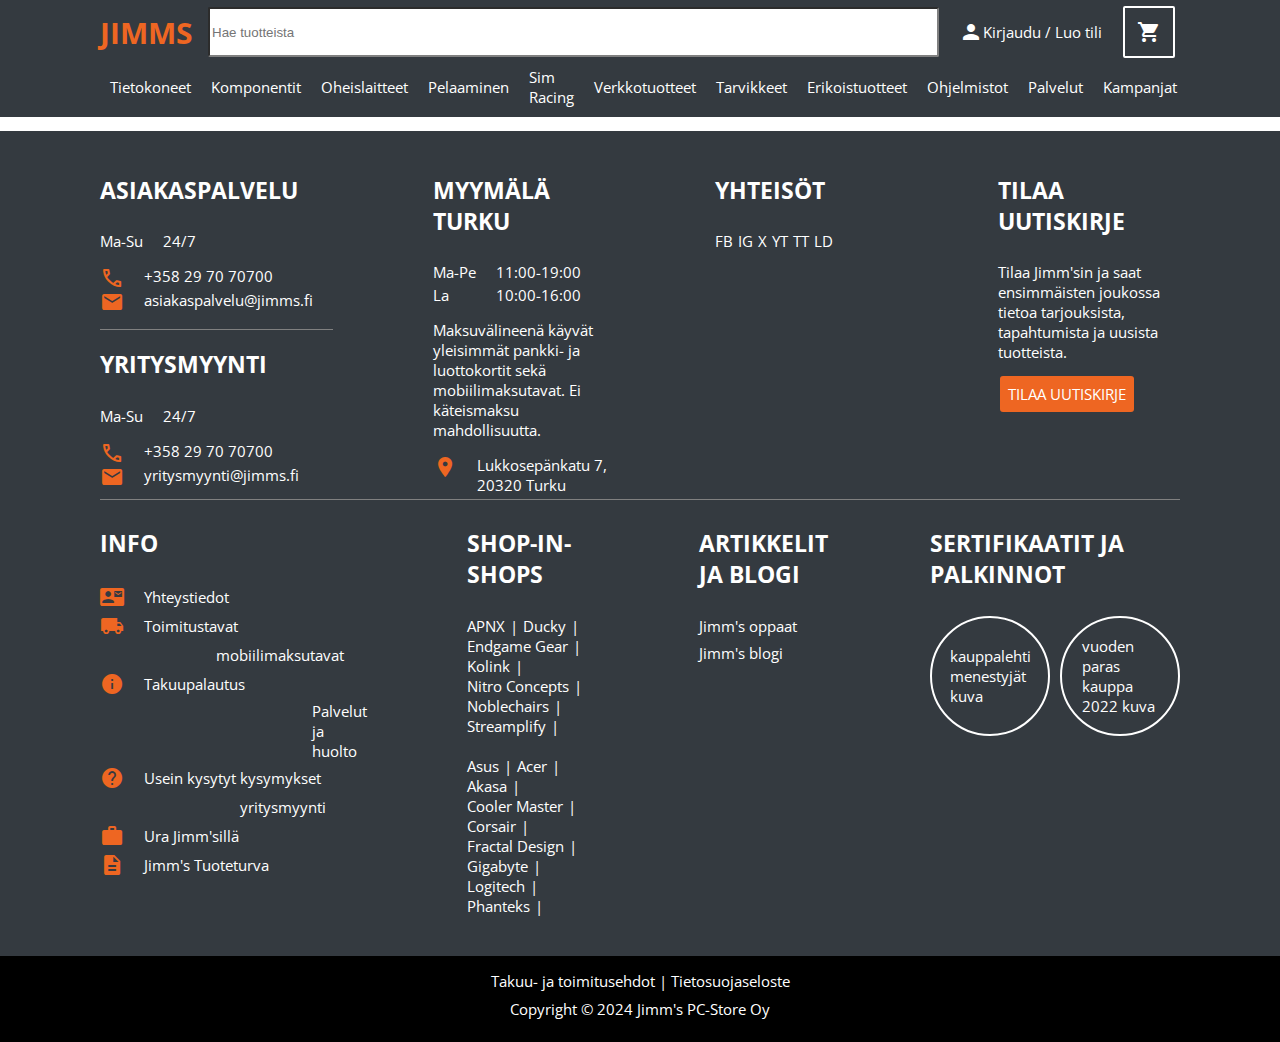
<file: projektit/html-jimms/index.html>
<html>


<head>
    <link href="index.css" rel="stylesheet" />
    <link href="https://fonts.googleapis.com/icon?family=Material+Icons" rel="stylesheet">
    <link rel="stylesheet"
        href="https://fonts.googleapis.com/css2?family=Material+Symbols+Outlined:opsz,wght,FILL,GRAD@20..48,100..700,0..1,-50..200&icon_names=call" />
    <link href="https://fonts.googleapis.com/css2?family=Material+Icons" rel="stylesheet">
    <link href="https://fonts.googleapis.com/css2?family=Material+Symbols+Outlined" rel="stylesheet">
    <link href="https://fonts.googleapis.com/css2?family=Open+Sans:ital,wght@0,300..800;1,300..800&display=swap"
        rel="stylesheet">
</head>

<body>

    <header class="sivun-yläpalkki">


        <div class="sivun-yläpalkki__toiminnot toiminnot">
            <h1 class="toiminnot__otsikko">
                <a class="toiminnot__otsikko__linkki" href="#">Jimms</a>
            </h1>
            <input class="toiminnot__haku" placeholder="Hae tuotteista" />
            <div class="toiminnot__toimet">
                <div class="toiminnot__toimet__kirjautuminen">
                    <a class="toiminnot__toimet__kirjautuminen__linkki" href="#"><span
                            class="material-icons">person</span>Kirjaudu / Luo tili</a>
                </div>
                <div class="toiminnot__toimet__ostoskori">
                    <a class="toiminnot__toimet__ostoskori__linkki" href="#"><span
                            class="material-icons">shopping_cart</span></a>
                </div>
            </div>
        </div>


        <div class="sivun-yläpalkki__kategoriat kategoriat">
            <ul class="kategoriat">
                <li class="kategoriat__kategoria">
                    <a class="kategoriat__kategoria__linkki" href="#">Tietokoneet</a>
                </li>
                <li class="kategoriat__kategoria">
                    <a class="kategoriat__kategoria__linkki" href="#">Komponentit</a>
                </li>
                <li class="kategoriat__kategoria">
                    <a class="kategoriat__kategoria__linkki" href="#">Oheislaitteet</a>
                </li>
                <li class="kategoriat__kategoria">
                    <a class="kategoriat__kategoria__linkki" href="#">Pelaaminen</a>
                </li>
                <li class="kategoriat__kategoria">
                    <a class="kategoriat__kategoria__linkki" href="#">Sim Racing</a>
                </li>
                <li class="kategoriat__kategoria">
                    <a class="kategoriat__kategoria__linkki" href="#">Verkkotuotteet</a>
                </li>
                <li class="kategoriat__kategoria">
                    <a class="kategoriat__kategoria__linkki" href="#">Tarvikkeet</a>
                </li>
                <li class="kategoriat__kategoria">
                    <a class="kategoriat__kategoria__linkki" href="#">Erikoistuotteet</a>
                </li>
                <li class="kategoriat__kategoria">
                    <a class="kategoriat__kategoria__linkki" href="#">Ohjelmistot</a>
                </li>
                <li class="kategoriat__kategoria">
                    <a class="kategoriat__kategoria__linkki" href="#">Palvelut</a>
                </li>
                <li class="kategoriat__kategoria">
                    <a class="kategoriat__kategoria__linkki" href="#">Kampanjat</a>
                </li>
            </ul>

        </div>
    </header>
    <section class="sivun-sisältö"></section>

    <footer class="sivun-alapalkki">
        <div class="sivun-alapalkki__harmaa-alue">
            <div class="sivun-alapalkki__harmaa-alue__yläosa">
                <div class="sivun-alapalkki__harmaa-alue__yläosa__osat">
                    <div class="asiakaspalvelu">
                        <h2 class="asiakaspalvelu__otsikko">ASIAKASPALVELU</h2>

                        <div class="asiakaspalvelu__aukioloajat">
                            <div class="asiakaspalvelu__aukioloajat__päivät">Ma-Su </div>
                            <div class="asiakaspalvelu__aukioloajat__avoinna">24/7</div>
                        </div>
                        <ul class="asiakaspalvelu__yhteystiedot">
                            <li class="asiakaspalvelu__yhteystiedot__yhteystieto">
                                <div class="asiakaspalvelu__yhteystiedot__yhteystieto__icon"> <span
                                        class="material-symbols-outlined">
                                        call
                                    </span></div>
                                <div class="asiakaspalvelu__yhteystiedot__yhteystieto__teksti">
                                    <a class="asiakaspalvelu__yhteystiedot__yhteystieto__teksti__linkki" href="#">+358
                                        29 70 70700</a>
                                </div>
                            </li>
                            <li class="asiakaspalvelu__yhteystiedot__yhteystieto">
                                <div class="asiakaspalvelu__yhteystiedot__yhteystieto__icon"><span
                                        class="material-icons">mail</span>

                                </div>
                                <div class="asiakaspalvelu__yhteystiedot__yhteystieto__teksti">
                                    <a class="asiakaspalvelu__yhteystiedot__yhteystieto__teksti__linkki"
                                        href="#">asiakaspalvelu@jimms.fi</a>
                                </div>
                            </li>
                        </ul>
                    </div>

                    <div class="yritysmyynti">
                        <h2 class="yritysmyynti__otsikko">YRITYSMYYNTI</h2>
                        <div class="yritysmyynti__aukioloajat">
                            <div class="yritysmyynti__aukioloajat__päivät">Ma-Su</div>
                            <div class="yritysmyynti__aukioloajat__avoinna">24/7</div>
                        </div>
                        <ul class="yritysmyynti__yhteystiedot">
                            <li class="yritysmyynti__yhteystiedot__yhteystieto">
                                <div class="yritysmyynti__yhteystiedot__yhteystieto__icon"><span
                                        class="material-symbols-outlined">
                                        call
                                    </span></div>
                                <div class="yritysmyynti__yhteystiedot__yhteystieton__teksti">
                                    <a class="yritysmyynti__yhteystiedot__yhteystieton__teksti__linkki" href="#">+358 29
                                        70 70700</a>
                                </div>
                            </li>
                            <li class="yritysmyynti__yhteystiedot__yhteystieto">
                                <div class="yritysmyynti__yhteystiedot__yhteystieto__icon"><span
                                        class="material-icons">mail</span></div>
                                <div class="yritysmyynti__yhteystiedot__yhteystieton__teksti">
                                    <a class="yritysmyynti__yhteystiedot__yhteystieton__teksti__linkki"
                                        href="#">yritysmyynti@jimms.fi</a>
                                </div>
                            </li>
                        </ul>
                    </div>
                </div>

                <div class="myymälä-turku">
                    <h2 class="myymälä-turku__otsikko">MYYMÄLÄ TURKU</h2>
                    <ul class="myymälä-turku__aukioloajat">
                        <li class="myymälä-turku__aukioloajat__viikonpäivät">
                            <div class="myymälä-turku__aukioloajat__viikonpäivät__päivät">Ma-Pe</div>
                            <div class="myymälä-turku__aukioloajat__viikonpäivät__avoinna">11:00-19:00</div>
                        </li>
                        <li class="myymälä-turku__aukioloajat__viikonloppu">
                            <div class="myymälä-turku__aukioloajat__viikonloppu__päivät">La</div>
                            <div class="myymälä-turku__aukioloajat__viikonloppu__avoinna">10:00-16:00</div>
                        </li>
                    </ul>
                    <div class="myymälä-turku__teksti">Maksuvälineenä käyvät yleisimmät pankki- ja luottokortit sekä
                        mobiilimaksutavat.
                        Ei
                        käteismaksu
                        mahdollisuutta.
                    </div>
                    <ul class="myymälä-turku__osoitteet">
                        <li class="myymälä-turku__osoitteet__osoite">
                            <div class="myymälä-turku__osoitteet__osoite__icon"><span
                                    class="material-icons">location_on</span></div>
                            <div class="myymälä-turku__osoitteet__osoite__teksti">
                                <a class="myymälä-turku__osoitteet__osoite__teksti__linkki" href="#">Lukkosepänkatu 7,
                                    20320 Turku</a>
                            </div>
                        </li>
                    </ul>
                </div>

                <div class="yhteisöt">
                    <h2 class="yhteisöt__otsikko">YHTEISÖT</h2>
                    <div class="yhteisöt__media">
                        <ul class="yhteisöt__media__sosiaalisetmediat mediat">
                            <li class="mediat__media">
                                <a class="mediat__media__linkki" href="#">FB</a>
                            </li>
                            <li class="mediat__media">
                                <a class="mediat__media__linkki" href="#">IG</a>
                            </li>
                            <li class="mediat__media">
                                <a class="mediat__media__linkki" href="#">X</a>
                            </li>
                            <li class="mediat__media">
                                <a class="mediat__media__linkki" href="#">YT</a>
                            </li>
                            <li class="mediat__media">
                                <a class="mediat__media__linkki" href="#">TT</a>
                            </li>
                            <li class="mediat__media">
                                <a class="mediat__media__linkki" href="#">LD</a>
                            </li>
                        </ul>
                    </div>
                </div>

                <div class="tilaa-uutiskirje">
                    <h2 class="tilaa-uutiskirje__otsikko">TILAA UUTISKIRJE</h2>
                    <div class="tilaa-uutiskirje__teksti">Tilaa Jimm'sin ja saat ensimmäisten joukossa tietoa
                        tarjouksista, tapahtumista ja
                        uusista
                        tuotteista.</div>

                    <a class="tilaa-uutiskirje__linkki" href="#">TILAA UUTISKIRJE</a>
                </div>
            </div>


            <div class="sivun-alapalkki__harmaa-alue__alaosa">
                <div class="info">
                    <h2 class="info__otsikko">INFO</h2>
                    <ul class="info__linkit">
                        <li class="info__linkit__linkki">
                            <div class="info__linkit__linkki__teksti">
                                <div class="info__linkit__linkki__yhteystiedot-icon"><span
                                        class="material-icons">contact_mail</span> </div>

                                <a class="info__linkit__linkki__yhteystiedot-linkki" href="#">Yhteystiedot</a>

                            </div>

                        </li>
                        <li class="info__linkit__linkki">
                            <div class="info__linkit__linkki__teksti">
                                <div class="info__linkit__linkki__posti-icon"><span
                                        class="material-icons">local_shipping</span> </div>

                                <a class="info__linkit__linkki__posti-linkki" href="#">Toimitustavat</a>

                            </div>
                        </li>
                        <li class="info__linkit__linkki">
                            <div class="info__linkit__linkki__teksti">
                                <div class="info__linkit__linkki__euro-icon"><span class="material-icons">euro</span>
                                </div>
                                <a class="info__linkit__linkki__mobiili-linkki" href="#">mobiilimaksutavat</a>

                            </div>

                        </li>
                        <li class="info__linkit__linkki">
                            <div class="info__linkit__linkki__teksti">
                                <div class="info__linkit__linkki__joku-icon"><span class="material-icons">info</span>
                                </div>
                                <a class="info__linkit__linkki__takuupalautus-linkki" href="#">Takuupalautus</a>

                            </div>
                        </li>
                        <li class="info__linkit__linkki">
                            <div class="info__linkit__linkki__teksti">
                                <div class="info__linkit__linkki__vasara-icon"><span
                                        class="material-icons">handyman</span> </div>
                                <a class="info__linkit__linkki__palvelut-linkki" href="#">Palvelut ja huolto</a>

                            </div>

                        </li>
                        <li class="info__linkit__linkki">
                            <div class="info__linkit__linkki__teksti">
                                <div class="info__linkit__linkki__kysymys-icon"><span class="material-icons">help</span>
                                </div>
                                <a class="info__linkit__linkki__kysymykset-linkki" href="#">Usein kysytyt
                                    kysymykset</a>

                            </div>

                        </li>
                        <li class="info__linkit__linkki">
                            <div class="info__linkit__linkki__teksti">
                                <div class="info__linkit__linkki__talo-icon"><span class="material-icons">house</span>
                                </div>
                                <a class="info__linkit__linkki__yritysmyynti-linkki" href="#">yritysmyynti</a>

                            </div>

                        </li>
                        <li class="info__linkit__linkki">
                            <div class="info__linkit__linkki__teksti">
                                <div class="info__linkit__linkki__salkku-icon"><span class="material-icons">work</span>
                                </div>
                                <a class="info__linkit__linkki__ura-linkki" href="#">Ura Jimm'sillä</a>

                            </div>

                        </li>

                        <li class="info__linkit__linkki">
                            <div class="info__linkit__linkki__teksti">
                                <div class="info__linkit__linkki__note-icon"><span
                                        class="material-icons">description</span></div>
                                <a class="info__linkit__linkki__tuoteturva-linkki" href="#">Jimm's Tuoteturva</a>
                            </div>

                        </li>
                    </ul>

                </div>

                <div class="shop-in-shops">
                    <h2 class="shop-in-shops__otsikko">SHOP-IN-SHOPS</h2>
                    <ul class="shop-in-shops__tuotemerkit tuotemerkit ">
                        <li class="tuotemerkit__tuotemerkki"> <a class="tuotemerkit__tuotemerkki__linkki"
                                href="#">APNX</a></li>
                        <li class="tuotemerkit__tuotemerkki"> <a class="tuotemerkit__tuotemerkki__linkki"
                                href="#">Ducky</a></li>
                        <li class="tuotemerkit__tuotemerkki"> <a class="tuotemerkit__tuotemerkki__linkki"
                                href="#">Endgame Gear</a></li>
                        <li class="tuotemerkit__tuotemerkki"> <a class="tuotemerkit__tuotemerkki__linkki"
                                href="#">Kolink</a></li>
                        <li class="tuotemerkit__tuotemerkki"> <a class="tuotemerkit__tuotemerkki__linkki" href="#">Nitro
                                Concepts</a></li>
                        <li class="tuotemerkit__tuotemerkki"> <a class="tuotemerkit__tuotemerkki__linkki"
                                href="#">Noblechairs</a></li>
                        <li class="tuotemerkit__tuotemerkki"> <a class="tuotemerkit__tuotemerkki__linkki"
                                href="#">Streamplify</a></li>
                    </ul>
                    <ul class="shop-in-shops__tuotemerkit tuotemerkit">
                        <li class="tuotemerkit__tuotemerkki"> <a class="tuotemerkit__tuotemerkki__linkki"
                                href="#">Asus</a></li>
                        <li class="tuotemerkit__tuotemerkki"> <a class="tuotemerkit__tuotemerkki__linkki"
                                href="#">Acer</a></li>
                        <li class="tuotemerkit__tuotemerkki"> <a class="tuotemerkit__tuotemerkki__linkki"
                                href="#">Akasa</a></li>
                        <li class="tuotemerkit__tuotemerkki"> <a class="tuotemerkit__tuotemerkki__linkki"
                                href="#">Cooler Master</a></li>
                        <li class="tuotemerkit__tuotemerkki"> <a class="tuotemerkit__tuotemerkki__linkki"
                                href="#">Corsair</a></li>
                        <li class="tuotemerkit__tuotemerkki"> <a class="tuotemerkit__tuotemerkki__linkki"
                                href="#">Fractal Design</a></li>
                        <li class="tuotemerkit__tuotemerkki"> <a class="tuotemerkit__tuotemerkki__linkki"
                                href="#">Gigabyte</a></li>
                        <li class="tuotemerkit__tuotemerkki"> <a class="tuotemerkit__tuotemerkki__linkki"
                                href="#">Logitech</a></li>
                        <li class="tuotemerkit__tuotemerkki"> <a class="tuotemerkit__tuotemerkki__linkki"
                                href="#">Phanteks</a></li>
                    </ul>
                </div>

                <div class="artikkelitjablogi">

                    <h2 class="artikkelitjablogi__otsikko">ARTIKKELIT JA BLOGI</h2>
                    <div class="artikkelitjablogi__opas"> <a class="artikkelitjablogi__opas__linkki" href="#">Jimm's
                            oppaat</a></div>
                    <div class="artikkelitjablogi__blogi"> <a class="artikkelitjablogi__blogi__linkki" href="#">Jimm's
                            blogi </a></div>
                </div>


                <div class="sertifikaatitjapalkinnot">
                    <h2 class="sertifikaatitjapalkinnot__otsikko">SERTIFIKAATIT JA PALKINNOT</h2>
                    <div class="sertifikaatitjapalkinnot__saavutukset">

                        <div class="sertifikaatitjapalkinnot__saavutukset__kuva">kauppalehti menestyjät kuva</div>
                        <div class="sertifikaatitjapalkinnot__saavutukset__kuva2">vuoden paras kauppa 2022 kuva</div>

                    </div>
                </div>
            </div>
        </div>

        <div class="Sivun-alapalkki__musta-alue">
            <div class="Sivun-alapalkki__musta-alue__teksti"><a class="Sivun-alapalkki__musta-alue__teksti__linkki"
                    href="#">Takuu- ja toimitusehdot | Tietosuojaseloste</a>
            </div>
            <div class="Sivun-alapalkki__musta-alue__teksti">Copyright © 2024 Jimm's PC-Store Oy</div>
        </div>
    </footer>



</body>

</html>
</file>
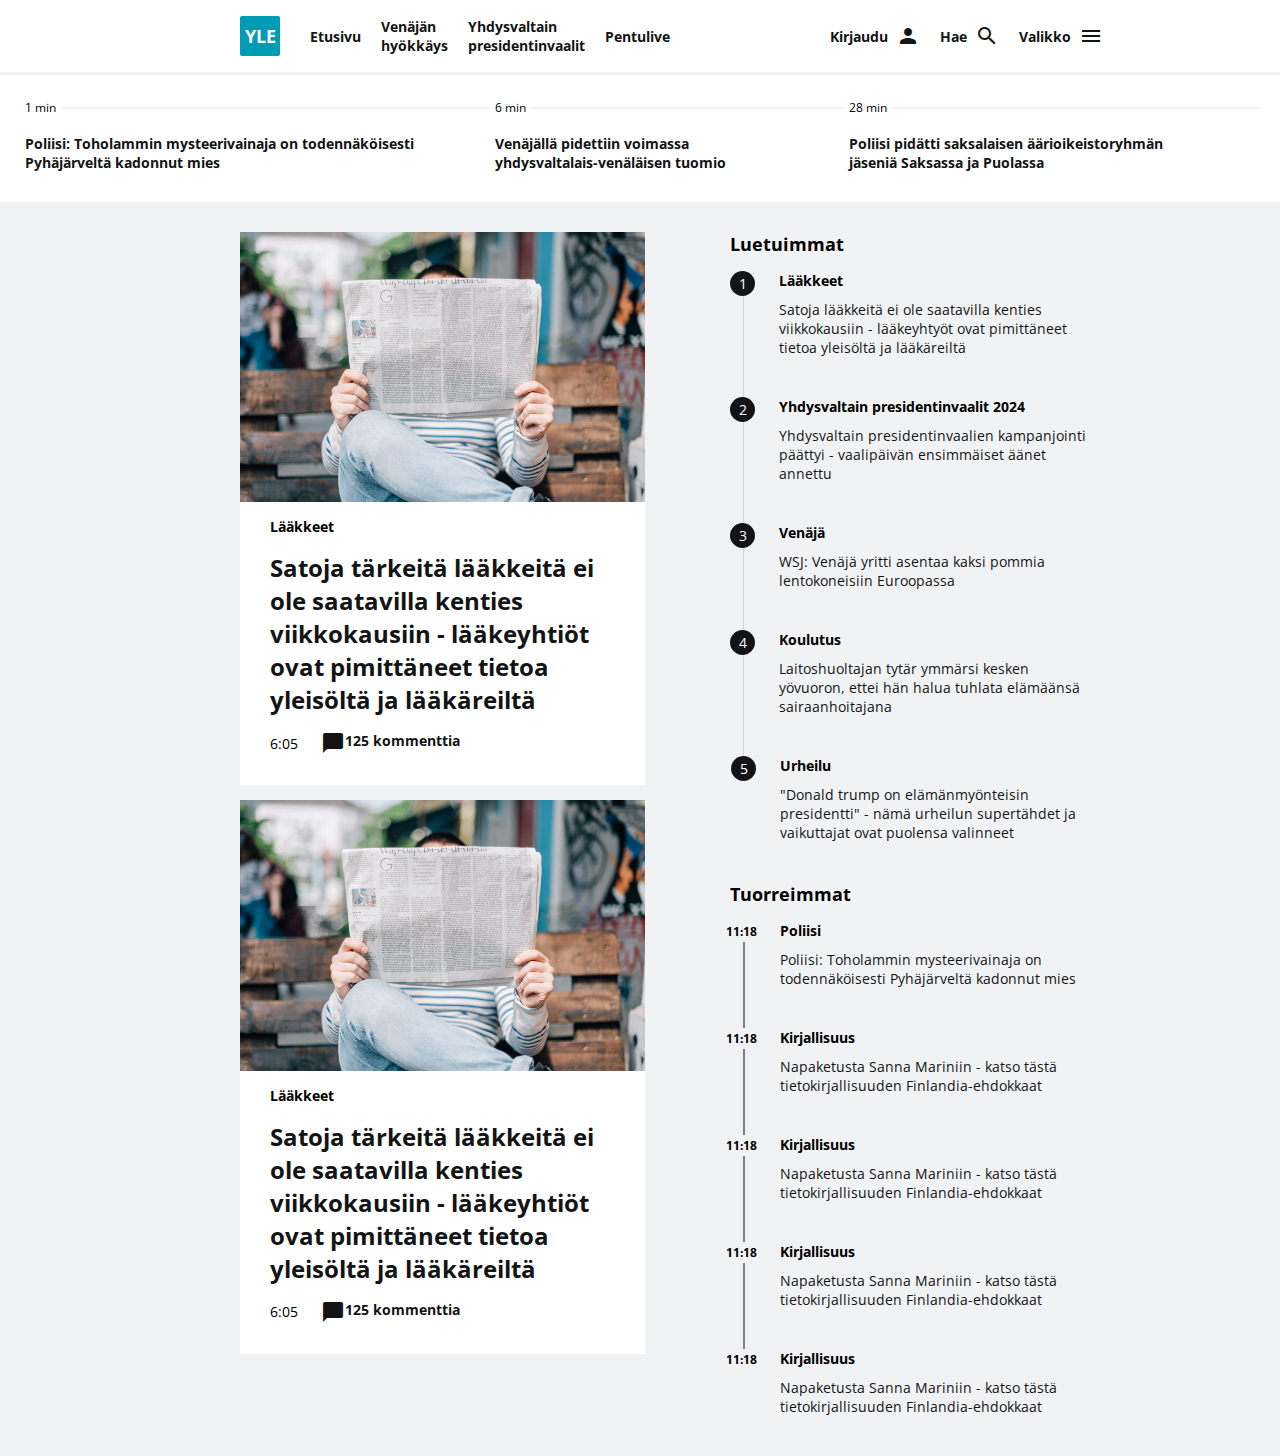
<file: projektit/html-yle/index.html>
<html>

<head>
    <link href="index.css" rel="stylesheet" />
    <link href="https://fonts.googleapis.com/icon?family=Material+Icons" rel="stylesheet">
    <link href="https://fonts.googleapis.com/css2?family=Open+Sans:ital,wght@0,300..800;1,300..800&display=swap"
        rel="stylesheet">


</head>

<body>
    <header class="sivun-yläpalkki">
        
        <div class="sivun-yläpalkki__toiminnot toiminnot">
            <h1 class="toiminnot__otsikko">
                <a class="toiminnot__otsikko__linkki" href="#">YLE</a>
            </h1>
            <ul class="toiminnot__toimet">
                <li class="toiminnot__toimet__etusivu">
                    <a class="toiminnot__toimet__etusivu__linkki" href="#">Etusivu</a>
                </li>
                <li class="toiminnot__toimet__venäjän-hyökkäys">
                    <a class="toiminnot__toimet__venäjän-hyökkäys__linkki" href="#">Venäjän hyökkäys</a>
                </li>
                <li class="toiminnot__toimet__yhdyvaltain-presidentinvaalit">
                    <a class="toiminnot__toimet__yhdyvaltain-presidentinvaalit__linkki" href="#">Yhdysvaltain
                        presidentinvaalit</a>
                </li>
                <li class="toiminnot__toimet__pentulive">
                    <a class="toiminnot__toimet__pentulive__linkki" href="#">Pentulive</a>
                </li>
            </ul>
            <ul class="toiminnot__toimet2">

                <li class="toiminnot__toimet2__kirjaudu">
                    <a class="toiminnot__toimet2__kirjaudu__linkki" href="#">Kirjaudu <span
                            class="material-icons">person</span></a>
                </li>
                <li class="toiminnot__toimet2__hae">
                    <a class="toiminnot__toimet2__hae__linkki" href="#">Hae <span class="material-icons">search</span>
                    </a>
                </li>
                <li class="toiminnot__toimet2__valikko">
                    <a class="toiminnot__toimet2__valikko__linkki" href="#">Valikko <span
                            class="material-icons">menu</span></a>
                </li>
            </ul>


        </div>
    </header>
    <section class="sivun-sisältö">
        <div class="sivun-sisältö__uusimmat">
            <ul class="sivun-sisältö__uusimmat__uutiset uusimmat-uutiset">

                <li class="uusimmat-uutiset__uutinen">
                    <div class="uusimmat-uutiset__uutinen__aika">1 min</div>
                    <a class="uusimmat-uutiset__uutinen__otsikko" href="#">Poliisi: Toholammin mysteerivainaja on
                        todennäköisesti Pyhäjärveltä kadonnut mies</a>

                </li>

                <li class="uusimmat-uutiset__uutinen">
                    <div class="uusimmat-uutiset__uutinen__aika">6 min</div>
                    <a class="uusimmat-uutiset__uutinen__otsikko" href="#">Venäjällä pidettiin voimassa
                        yhdysvaltalais-venäläisen tuomio</a>
                </li>

                <li class="uusimmat-uutiset__uutinen">
                    <div class="uusimmat-uutiset__uutinen__aika">28 min</div>
                    <a class="uusimmat-uutiset__uutinen__otsikko" href="#">Poliisi pidätti saksalaisen
                        äärioikeistoryhmän jäseniä Saksassa ja Puolassa</a>
                </li>
            </ul>
        </div>
        <div class="sivun-sisältö__uutiset">
            <ul class="sivun-sisältö__uutiset__tärkeät tärkeät-uutiset">
                <li class="tärkeät-uutiset__uutinen">
                    <div class="tärkeät-uutiset__uutinen__sisältö">
                        <div class="tärkeät-uutiset__uutinen__sisältö__kuva">
                            <a class="tärkeät-uutiset__uutinen__sisältö__kuva__linkki" href="#">
                                <img class="tärkeät-uutiset__uutinen__sisältö__kuva__kuva" src="uutinen.jpg" alt="uutinen">
                            </a>
                        </div>
                        <div class="tärkeät-uutiset__uutinen__sisältö__aihe">Lääkkeet</div>
                        <div class="tärkeät-uutiset__uutinen__sisältö__otsikko">
                            <a class="tärkeät-uutiset__uutinen__sisältö__otsikko__linkki" href="#">Satoja tärkeitä
                                lääkkeitä ei ole saatavilla kenties viikkokausiin - lääkeyhtiöt ovat pimittäneet tietoa
                                yleisöltä ja lääkäreiltä</a>

                        </div>
                        <div class="tärkeät-uutiset__uutinen__sisältö__tietoa">
                            <div class="tärkeät-uutiset__uutinen__sisältö__tietoa__aika">6:05</div>
                            <a class="tärkeät-uutiset__uutinen__sisältö__tietoa__linkki" href="#">
                                <span class="material-icons">chat_bubble</span> 125 kommenttia
                            </a>
                        </div>
                    </div>


                </li>
                <li class="tärkeät-uutiset__uutinen">

                    <div class="tärkeät-uutiset__uutinen__sisältö">
                        <div class="tärkeät-uutiset__uutinen__sisältö__kuva">
                            <a class="tärkeät-uutiset__uutinen__sisältö__kuva__linkki" href="#">
                                <img class="tärkeät-uutiset__uutinen__sisältö__kuva__kuva" src="uutinen.jpg" alt="uutinen">
                            </a>
                        </div>
                        <div class="tärkeät-uutiset__uutinen__sisältö__aihe">Lääkkeet</div>
                        <div class="tärkeät-uutiset__uutinen__sisältö__otsikko">
                            <a class="tärkeät-uutiset__uutinen__sisältö__otsikko__linkki" href="#">Satoja tärkeitä
                                lääkkeitä ei ole saatavilla kenties viikkokausiin - lääkeyhtiöt ovat pimittäneet tietoa
                                yleisöltä ja lääkäreiltä</a>

                        </div>
                        <div class="tärkeät-uutiset__uutinen__sisältö__tietoa">
                            <div class="tärkeät-uutiset__uutinen__sisältö__tietoa__aika">6:05</div>
                            <a class="tärkeät-uutiset__uutinen__sisältö__tietoa__linkki" href="#">
                                <span class="material-icons">chat_bubble</span> 125 kommenttia
                            </a>
                        </div>
                    </div>
                </li>

            </ul>


            <div class="sivun-sisältö__uutiset__sivu">
                
                <div class="sivun-sisältö__uutiset__otsikko">Luetuimmat</div>
                <ul class="sivun-sisältö__uutiset__luetuimmat luetuimmat-uutiset">

                    <li class="luetuimmat-uutiset__uutinen">
                        <div class="luetuimmat-uutiset__uutinen__otsikko">
                            Lääkkeet
                        </div>
                        <div class="luetuimmat-uutiset__uutinen__luku">1</div>
                        <div class="luetuimmat-uutiset__uutinen__teksti">
                            <a class="luetuimmat-uutiset__uutinen__teksti__linkki" href="#">Satoja lääkkeitä ei ole
                                saatavilla kenties viikkokausiin - lääkeyhtyöt ovat pimittäneet tietoa yleisöltä ja
                                lääkäreiltä</a>

                        </div>
                    </li>

                    <li class="luetuimmat-uutiset__uutinen">
                        <div class="luetuimmat-uutiset__uutinen__otsikko">
                            Yhdysvaltain presidentinvaalit 2024
                        </div>
                        <div class="luetuimmat-uutiset__uutinen__luku">2</div>
                        <div class="luetuimmat-uutiset__uutinen__teksti">
                            <a class="luetuimmat-uutiset__uutinen__teksti__linkki" href="#">Yhdysvaltain
                                presidentinvaalien
                                kampanjointi päättyi - vaalipäivän ensimmäiset äänet annettu</a>

                        </div>
                    </li>

                    <li class="luetuimmat-uutiset__uutinen">
                        <div class="luetuimmat-uutiset__uutinen__otsikko">
                            Venäjä
                        </div>
                        <div class="luetuimmat-uutiset__uutinen__luku">3</div>
                        <div class="luetuimmat-uutiset__uutinen__teksti">
                            <a class="luetuimmat-uutiset__uutinen__teksti__linkki" href="#">WSJ: Venäjä yritti asentaa
                                kaksi
                                pommia lentokoneisiin Euroopassa</a>

                        </div>
                    </li>

                    <li class="luetuimmat-uutiset__uutinen">
                        <div class="luetuimmat-uutiset__uutinen__otsikko">
                            Koulutus
                        </div>
                        <div class="luetuimmat-uutiset__uutinen__luku">4</div>
                        <div class="luetuimmat-uutiset__uutinen__teksti">
                            <a class="luetuimmat-uutiset__uutinen__teksti__linkki" href="#">Laitoshuoltajan tytär
                                ymmärsi
                                kesken yövuoron, ettei hän halua tuhlata elämäänsä sairaanhoitajana</a>

                        </div>
                    </li>

                    <li class="luetuimmat-uutiset__uutinen">
                        <div class="luetuimmat-uutiset__uutinen__otsikko">
                            Urheilu
                        </div>
                        <div class="luetuimmat-uutiset__uutinen__luku">5</div>
                        <div class="luetuimmat-uutiset__uutinen__teksti">
                            <a class="luetuimmat-uutiset__uutinen__teksti__linkki" href="#">"Donald trump on
                                elämänmyönteisin presidentti" - nämä urheilun supertähdet ja vaikuttajat ovat puolensa
                                valinneet</a>

                        </div>
                    </li>

                </ul>

                <div class="sivun-sisältö__uutiset__t__otsikko">Tuorreimmat</div>
                <ul class="sivun-sisältö__uutiset__tuoreimmat tuoreimmat-uutiset">
                    <li class="tuoreimmat-uutiset__uutinen">
                        <div class="tuoreimmat-uutiset__uutinen__otsikko">
                            <div class="tuoreimmat-uutiset__uutinen__otsikko__aika">11:18</div>
                            <div class="tuoreimmat-uutiset__uutinen__otsikko__teksti">Poliisi</div>
                        </div>
                        <div class="tuoreimmat-uutiset__uutinen__teksti">
                            <a class="tuoreimmat-uutiset__uutinen__teksti__linkki" href="#">Poliisi: Toholammin
                                mysteerivainaja on todennäköisesti Pyhäjärveltä kadonnut mies</a>
                        </div>
                    </li>

                    <li class="tuoreimmat-uutiset__uutinen">
                        <div class="tuoreimmat-uutiset__uutinen__otsikko">
                            <div class="tuoreimmat-uutiset__uutinen__otsikko__aika">11:18</div>
                            <div class="tuoreimmat-uutiset__uutinen__otsikko__teksti">Kirjallisuus</div>

                        </div>
                        <div class="tuoreimmat-uutiset__uutinen__teksti">
                            <a class="tuoreimmat-uutiset__uutinen__teksti__linkki" href="#">Napaketusta Sanna Mariniin -
                                katso tästä tietokirjallisuuden Finlandia-ehdokkaat</a>
                        </div>
                    </li>
                    <li class="tuoreimmat-uutiset__uutinen">
                        <div class="tuoreimmat-uutiset__uutinen__otsikko">
                            <div class="tuoreimmat-uutiset__uutinen__otsikko__aika">11:18</div>
                            <div class="tuoreimmat-uutiset__uutinen__otsikko__teksti">Kirjallisuus</div>

                        </div>
                        <div class="tuoreimmat-uutiset__uutinen__teksti">
                            <a class="tuoreimmat-uutiset__uutinen__teksti__linkki" href="#">Napaketusta Sanna Mariniin -
                                katso tästä tietokirjallisuuden Finlandia-ehdokkaat</a>
                        </div>
                    </li>
                    <li class="tuoreimmat-uutiset__uutinen">
                        <div class="tuoreimmat-uutiset__uutinen__otsikko">
                            <div class="tuoreimmat-uutiset__uutinen__otsikko__aika">11:18</div>
                            <div class="tuoreimmat-uutiset__uutinen__otsikko__teksti">Kirjallisuus</div>

                        </div>
                        <div class="tuoreimmat-uutiset__uutinen__teksti">
                            <a class="tuoreimmat-uutiset__uutinen__teksti__linkki" href="#">Napaketusta Sanna Mariniin -
                                katso tästä tietokirjallisuuden Finlandia-ehdokkaat</a>
                        </div>
                    </li>
                    <li class="tuoreimmat-uutiset__uutinen">
                        <div class="tuoreimmat-uutiset__uutinen__otsikko">
                            <div class="tuoreimmat-uutiset__uutinen__otsikko__aika">11:18</div>
                            <div class="tuoreimmat-uutiset__uutinen__otsikko__teksti">Kirjallisuus</div>

                        </div>
                        <div class="tuoreimmat-uutiset__uutinen__teksti">
                            <a class="tuoreimmat-uutiset__uutinen__teksti__linkki" href="#">Napaketusta Sanna Mariniin -
                                katso tästä tietokirjallisuuden Finlandia-ehdokkaat</a>
                        </div>
                    </li>
                    
                </ul>
            </div>

        </div>

    </section>
    <footer class="sivun-alapalkki">

    </footer>



</body>


</html>
</file>
<file: projektit/html-jimms/index.css>
* {
    box-sizing: border-box;
}

ul {
    padding: 0;
    list-style: none;
    margin: 0;
}

body {
    margin: 0;
    padding: 0;
    width: 100%;
    height: 100%;
}

.sivun-sisältö {
    display: flex;
    justify-content: space-evenly;
    min-height: 14px;
    max-height: 14px;
    min-width: 100%;
    max-width: 100%;
    background-color: white;
    color: black;
}

.sivun-yläpalkki {
    display: flex;
    flex-direction: column;
    justify-content: center;
    padding-top: 7px;
    padding-right: 100px;
    padding-bottom: 0px;
    padding-left: 100px;
    background-color: #343a40;
    color: white;
    font-family: "Open Sans", sans-serif, "Helvetica Neue", Helvetica, Arial;
    font-size: 15px;
}

.sivun-yläpalkki__toiminnot {
    display: flex;
    flex-direction: row;
    justify-content: space-between;
    height: 50px;

}

.toiminnot__otsikko {
    display: flex;
    flex-direction: row;
    align-items: center;
    text-transform: uppercase;
    flex: 0;
    text-decoration: none;
    padding-right: 15px;


}

.toiminnot__otsikko__linkki {
    display: flex;
    flex-direction: row;
    align-items: center;
    text-decoration: none;
    color: #EE6622;
}

.toiminnot__haku {
    display: flex;
    flex-direction: row;
    align-items: center;
    background-color: white;
    color: black;

    border-radius: 2px;
    border-color: gray;
    flex: 6;
}

.toiminnot__toimet {
    display: flex;
    flex-direction: row;
    align-items: center;
    justify-content: space-evenly;
    flex: 2;
}

.toiminnot__toimet__kirjautuminen :any-link {
    display: flex;
    flex-direction: row;
    color: white;

}

.toiminnot__toimet__kirjautuminen__linkki {
    display: flex;
    flex-direction: row;
    align-items: center;
    text-decoration: none;
    padding: 23px;

    height: 50px;
    padding-left: 15px;
    padding-right: 15px;

}

.toiminnot__toimet__kirjautuminen__linkki:hover {
    background-color: white;
    color: black;
}

.toiminnot__toimet__ostoskori:any-link {
    display: flex;
    flex-direction: row;
    justify-content: center;
    align-items: center;
    border: solid 1px black;
    color: white;
    flex: 1;

}

.toiminnot__toimet__ostoskori__linkki {
    display: flex;
    flex-direction: row;
    text-decoration: none;
    color: white;
    border: 2px solid;
    border-color: white;
    border-radius: 2px;
    padding: 12px;
}

.toiminnot__toimet__ostoskori__linkki:hover {
    background-color: white;
    color: black;
}


.sivun-yläpalkki__kategoriat {
    display: flex;
    flex-direction: row;
}

.kategoriat {
    display: flex;
    flex-direction: row;
    justify-content: space-between;
    width: 100%;
    align-items: center;
    list-style: none;
    padding: 0px;
    gap: 0;
}

.kategoriat__kategoria {
    display: flex;
    flex-direction: row;
    padding: 0px;
}

.kategoriat__kategoria__linkki:hover {
    color: #EE6622;
    background-color: white;
}

.kategoriat__kategoria__linkki {
    display: flex;
    flex-direction: row;
    color: white;
    text-decoration: none;
    padding: 10px;

}


.sivun-alapalkki {
    display: flex;
    flex-direction: column;
    justify-content: space-around;
    padding-top: 15px;
    padding-right: 0px;
    padding-bottom: 0px;
    padding-left: 0px;
    background-color: #343a40;
    color: white;
    font-family: "Open Sans", sans-serif, "Helvetica Neue", Helvetica, Arial;
    font-size: 15px;

}

.sivun-alapalkki__harmaa-alue {
    display: flex;
    flex-direction: column;
    justify-content: space-between;
    padding: 10px 0;
    padding-left: 100px;
    padding-right: 100px;
}

.sivun-alapalkki__harmaa-alue__yläosa {
    display: flex;
    flex-direction: row;
    border-bottom: solid 1px gray;
    justify-content: space-evenly;

    flex: 1;

}

.sivun-alapalkki__harmaa-alue__yläosa__osat {
    display: flex;
    flex-direction: column;
    padding-right: 50px;
    flex: 1;
}

.asiakaspalvelu {
    display: flex;
    flex-direction: column;
    align-items: start;
    border-bottom: solid 1px grey;
    padding-right: 20px;
    padding-bottom: 5px;

}

.asiakaspalvelu__otsikko {
    display: flex;
    flex-direction: row;
    padding-bottom: 7px;
    text-transform: uppercase;

}

.asiakaspalvelu__aukioloajat {
    display: flex;
    flex-direction: row;
    justify-content: space-between;
    padding-bottom: 15px;


}

.asiakaspalvelu__aukioloajat__päivät {
    display: flex;

    flex-direction: row;
    padding-right: 20px;
}

.asiakaspalvelu__aukioloajat__avoinna {
    display: flex;

    flex-direction: row;
}

.asiakaspalvelu__yhteystiedot {
    display: flex;
    flex-direction: column;
    padding-bottom: 10px;
}

.asiakaspalvelu__yhteystiedot__yhteystieto {
    display: flex;
    flex-direction: row;
    color: #EE6622;
    text-decoration: none;
}

.asiakaspalvelu__yhteystiedot__yhteystieto__icon {
    display: flex;
    flex-direction: row;
    padding-right: 20px;
}

.asiakaspalvelu__yhteystiedot__yhteystieto__teksti :any-link {
    display: flex;
    flex-direction: row;
    text-decoration: none;
    color: white;

}

.asiakaspalvelu__yhteystiedot__yhteystieto__teksti__linkki:hover {
    color: #EE6622;
}


.yritysmyynti {
    display: flex;
    flex-direction: column;
    align-items: start;
}

.yritysmyynti__otsikko {
    display: flex;
    flex-direction: row;
    padding-bottom: 7px;
    text-transform: uppercase;
}

.yritysmyynti__aukioloajat {
    display: flex;
    flex-direction: row;
    justify-content: space-between;
    padding-bottom: 15px;

}

.yritysmyynti__aukioloajat__päivät {
    display: flex;
    flex-direction: row;
    padding-right: 20px;
}

.yritysmyynti__aukioloajat__avoinna {
    display: flex;
    flex-direction: row;
}

.yritysmyynti__yhteystiedot {
    display: flex;
    flex-direction: column;
    padding-bottom: 10px;
}

.yritysmyynti__yhteystiedot__yhteystieto {
    display: flex;
    flex-direction: row;
    color: #EE6622;
    text-decoration: none;
}

.yritysmyynti__yhteystiedot__yhteystieto__icon {
    display: flex;
    flex-direction: row;
    padding-right: 20px;
}

.yritysmyynti__yhteystiedot__yhteystieton__teksti :any-link {
    display: flex;
    flex-direction: row;
    text-decoration: none;
    color: white;
}

.yritysmyynti__yhteystiedot__yhteystieton__teksti__linkki:hover {
    color: #EE6622;
}

.myymälä-turku {
    display: flex;
    flex-direction: column;
    align-items: start;
    padding-left: 50px;
    padding-right: 50px;
    flex: 1;
}

.myymälä-turku__otsikko {
    display: flex;
    flex-direction: row;
    padding-bottom: 7px;
    text-transform: uppercase;
}

.myymälä-turku__aukioloajat {
    display: flex;
    flex-direction: column;
    padding-bottom: 15px;
}

.myymälä-turku__aukioloajat__viikonpäivät {
    display: flex;
    flex-direction: row;
    justify-content: space-between;

    padding-bottom: 3px;
}

.myymälä-turku__aukioloajat__viikonpäivät__päivät {
    display: flex;
    flex-direction: row;
    padding-right: 20px;
}

.myymälä-turku__aukioloajat__viikonpäivät__avoinna {
    display: flex;
    flex-direction: row;
}

.myymälä-turku__aukioloajat__viikonloppu {
    display: flex;
    flex-direction: row;
    justify-content: space-between;
}

.myymälä-turku__aukioloajat__viikonloppu__päivät {
    display: flex;
    flex-direction: row;

}

.myymälä-turku__aukioloajat__viikonloppu__avoinna {
    display: flex;
    flex-direction: row;
}

.myymälä-turku__teksti {
    display: flex;
    flex-direction: row;
    align-content: center;
    padding-bottom: 15px;
}

.myymälä-turku__osoitteet {
    display: flex;
    flex-direction: row;
}

.myymälä-turku__osoitteet__osoite {
    display: flex;
    flex-direction: row;
    justify-content: space-between;
    color: #EE6622;
}

.myymälä-turku__osoitteet__osoite__icon {
    display: flex;
    flex-direction: row;
    padding-right: 20px;
}

.myymälä-turku__osoitteet__osoite__teksti :any-link {
    display: flex;
    flex-direction: row;
    color: white;
    text-decoration: none;
}

.myymälä-turku__osoitteet__osoite__teksti__linkki:hover {
    display: flex;
    flex-direction: row;
    color: #EE6622;
}

.yhteisöt {
    display: flex;
    flex-direction: column;
    align-items: start;
    padding-left: 50px;
    padding-right: 50px;
    flex: 1;
}

.yhteisöt__otsikko {
    display: flex;
    flex-direction: row;
    padding-bottom: 7px;
    text-transform: uppercase;
}

.yhteisöt__media {
    display: flex;
    flex-direction: row;
    text-decoration: none
}

.yhteisöt__media__sosiaalisetmediat {
    display: flex;
    flex-direction: row;
    text-decoration: none;

}


.mediat__media {
    display: flex;
    flex-direction: row;
    text-decoration: none;
    padding-right: 5px;
}
.mediat__media__linkki:hover{
    display: flex;
    flex-direction: row;
    color:#EE6622;
}
.mediat__media__linkki {
    display: flex;
    flex-direction: row;
    text-decoration: none;
    color: white;
}

.tilaa-uutiskirje {
    display: flex;
    flex-direction: column;
    align-items: start;
    padding-left: 50px;
    flex: 1;

}

.tilaa-uutiskirje__otsikko {
    display: flex;
    flex-direction: row;
    padding-bottom: 7px;
}

.tilaa-uutiskirje__teksti {
    display: flex;
    flex-direction: row;
    align-content: end;
    text-decoration: none;
    padding-bottom: 10px;

}

.tilaa-uutiskirje__linkki {
    background-color: #EE6622;
    border: none;
    color: white;
    padding: 8px 8px;
    text-align: center;
    text-decoration: none;
    display: flex;
    border-radius: 3px;
    font-size: 15px;
    margin: 4px 2px;
    cursor: pointer;
    
    

}

.sivun-alapalkki__harmaa-alue__alaosa {
    display: flex;
    flex-direction: row;
    padding: 10px 0;
    flex: 1;
}

.info {
    display: flex;
    flex-direction: column;
    align-items: start;
    padding-right: 50px;
    flex: 1;
}

.info__otsikko {
    display: flex;
    flex-direction: row;
    padding-bottom: 7px;
    text-transform: uppercase;
}

.info__linkit {
    display: flex;
    flex-direction: column;
    list-style: none;


}

.info__linkit__linkki :any-link {
    display: flex;
    flex-direction: row;
    justify-content: space-between;
    color: white;
    text-decoration: none;

    align-items: center;

}

.info__linkit__linkki__teksti {
    display: flex;
    flex-direction: row;

    padding-bottom: 5px;

}

.info__linkit__linkki__yhteystiedot-icon {
    display: flex;
    flex-direction: row;
    padding-right: 20px;
    color: #EE6622;
}

.info__linkit__linkki__yhteystiedot-linkki {
    display: flex;
    flex-direction: row;

}

.info__linkit__linkki__yhteystiedot-linkki:hover {
    color: #EE6622;
}

.info__linkit__linkki__posti-icon {
    display: flex;
    flex-direction: row;
    padding-right: 20px;

    color: #EE6622;
}

.info__linkit__linkki__posti-linkki {
    display: flex;
    flex-direction: row;
}

.info__linkit__linkki__posti-linkki:hover {
    color: #EE6622;
}

.info__linkit__linkki__euro-icon {
    display: flex;
    flex-direction: row;
    padding-right: 20px;
    color: #EE6622;
}

.info__linkit__linkki__mobiili-linkki {
    display: flex;
    flex-direction: row;
}

.info__linkit__linkki__mobiili-linkki:hover {
    color: #EE6622;
}

.info__linkit__linkki__joku-icon {
    display: flex;
    flex-direction: row;
    padding-right: 20px;
    color: #EE6622;
}

.info__linkit__linkki__takuupalautus-linkki {
    display: flex;
    flex-direction: row;
}

.info__linkit__linkki__takuupalautus-linkki:hover {
    color: #EE6622;
}

.info__linkit__linkki__vasara-icon {
    display: flex;
    flex-direction: row;
    padding-right: 20px;
    color: #EE6622;
}

.info__linkit__linkki__palvelut-linkki {
    display: flex;
    flex-direction: row;
}

.info__linkit__linkki__palvelut-linkki:hover {
    color: #EE6622;
}

.info__linkit__linkki__kysymys-icon {
    display: flex;
    flex-direction: row;
    padding-right: 20px;
    color: #EE6622;
}

.info__linkit__linkki__kysymykset-linkki {
    display: flex;
    flex-direction: row;
}

.info__linkit__linkki__kysymykset-linkki:hover {
    color: #EE6622;
}

.info__linkit__linkki__talo-icon {
    display: flex;
    flex-direction: row;
    padding-right: 20px;
    color: #EE6622;
}

.info__linkit__linkki__yritysmyynti-linkki {
    display: flex;
    flex-direction: row;
}

.info__linkit__linkki__yritysmyynti-linkki:hover {
    color: #EE6622;
}

.info__linkit__linkki__salkku-icon {
    display: flex;
    flex-direction: row;
    padding-right: 20px;
    color: #EE6622;
}

.info__linkit__linkki__ura-linkki {
    display: flex;
    flex-direction: row;
}

.info__linkit__linkki__ura-linkki:hover {
    color: #EE6622;
}

.info__linkit__linkki__note-icon {
    display: flex;
    flex-direction: row;
    padding-right: 20px;
    color: #EE6622;
}

.info__linkit__linkki__tuoteturva-linkki {
    display: flex;
    flex-direction: row;
}

.info__linkit__linkki__tuoteturva-linkki:hover {
    color: #EE6622;
}

.tuotemerkit__tuotemerkki ::after {
    content: " | ";
    margin-left: 5px;
    margin-right: 5px;
}

.shop-in-shops {
    display: flex;
    flex-direction: column;
    align-items: start;
    padding-right: 50px;
    padding-left: 50px;
    flex: 1;
}

.shop-in-shops__otsikko {
    display: flex;
    flex-direction: row;
    align-content: center;
    padding-bottom: 7px;
    text-transform: uppercase;
}

.shop-in-shops__tuotemerkit {
    display: flex;
    flex-direction: row;
    align-items: start;
    list-style: none;
    text-decoration: none;
    flex-wrap: wrap;
    padding-bottom: 20px;
}

.tuotemerkit__tuotemerkki :any-link {

    display: flex;
    flex-direction: row;
    justify-content: space-between;
    color: white;

}

.tuotemerkit__tuotemerkki__linkki {
    display: flex;
    flex-direction: row;
    justify-content: space-evenly;
    text-decoration: none;
}

.tuotemerkit__tuotemerkki__linkki:hover {
    color: #EE6622;
}

.artikkelitjablogi {
    display: flex;
    flex-direction: column;
    align-items: start;
    padding-left: 50px;
    padding-right: 50px;
    color: white;
    flex: 1;
}

.artikkelitjablogi__otsikko {
    display: flex;
    flex-direction: row;
    align-items: start;
    padding-bottom: 7px;
    text-transform: uppercase;

}

.artikkelitjablogi__opas {
    display: flex;
    flex-direction: row;
    color: white;
    padding-bottom: 7px;
    text-decoration: none;
}

.artikkelitjablogi__opas__linkki {
    display: flex;
    flex-direction: row;
    color: white;
    text-decoration: none
}

.artikkelitjablogi__opas__linkki:hover {
    color: #EE6622;
}

.artikkelitjablogi__blogi {
    display: flex;
    flex-direction: row;
    color: white;
    text-decoration: none;
}

.artikkelitjablogi__blogi__linkki {
    display: flex;
    flex-direction: row;
    align-content: start;
    color: white;
    text-decoration: none
}

.artikkelitjablogi__blogi__linkki:hover {
    color: #EE6622;
}

.sertifikaatitjapalkinnot {
    display: flex;
    flex-direction: column;
    align-items: start;
    padding-left: 50px;
    flex: 1;
}

.sertifikaatitjapalkinnot__otsikko {
    display: flex;
    flex-direction: row;
    align-content: end;
    padding-bottom: 7px;
    text-transform: uppercase;
}

.sertifikaatitjapalkinnot__saavutukset {
    display: flex;
    flex-direction: row;
    justify-content: space-between;
    align-content: end;
    gap: 10px;
}


.sertifikaatitjapalkinnot__saavutukset__kuva {
    display: flex;
    flex-direction: row;

    padding: 20px;

    justify-content: center;
    align-items: center;
    border-color: white;
    border: 2px solid;

    height: 120px;
    width: 120px;
    border-radius: 50%;
}

.sertifikaatitjapalkinnot__saavutukset__kuva2 {
    display: flex;
    flex-direction: row;

    padding: 20px;
    justify-content: center;
    align-items: center;

    border-color: white;
    border: 2px solid;
    height: 120px;
    width: 120px;
    border-radius: 50%;
}

.Sivun-alapalkki__musta-alue {
    display: flex;
    flex-direction: column;
    align-items: center;
    justify-content: space-evenly;
    padding-top: 15px;
    padding-right: 0px;
    padding-bottom: 15px;
    padding-left: 0px;
    background-color: black;
    color: white;
}

.Sivun-alapalkki__musta-alue__teksti__linkki {
    display: flex;
    flex-direction: row;
    text-decoration: none;

    color: white;
}

.Sivun-alapalkki__musta-alue__teksti__linkki:hover {
    color: #EE6622;
}

.Sivun-alapalkki__musta-alue__teksti {
    display: flex;
    flex-direction: row;
    text-decoration: none;
    padding-bottom: 8px;

    color: white;
}
</file>
<file: projektit/html-yle/index.css>
* {
    box-sizing: border-box;
}

ul {
    padding: 0;
    list-style: none;
    margin: 0;
}

body {
    margin: 0;
    padding: 0;
    width: 100%;
    min-height: 100vh;
    background-color: #f1f2f4;
}







.sivun-yläpalkki {
    display: flex;
    flex-direction: row;
    font-family: "Open Sans", sans-serif, "Helvetica Neue", Helvetica, Arial;
    font-size: 14px;
    padding-left: 50px;
    padding-right: 50px;
    padding-top: 0px;
    background-color: white;

    border-bottom: 3px solid;
    border-color:#f1f2f4;
    color: rgb(19, 20, 21);

}

.sivun-yläpalkki__toiminnot {
    display: flex;
    flex-direction: row;
    justify-content: space-between;
}

.toiminnot {
    display: flex;
    flex-direction: row;
    justify-content: space-between;
    align-items: center;
    list-style: none;
    height: 72px;
}

.toiminnot__otsikko {
    display: flex;
    flex-direction: row;
    align-items: center;
    padding-left: 190px;
}

.toiminnot__otsikko__linkki {
    display: flex;
    text-decoration: none;
    color: white;
    justify-content: center;
    align-items: center;
    font-size: 18px;
    width: 40px;
    height: 40px;
    border-radius: 2px;
    background-color:#009cb5;

}

.toiminnot__toimet {
    display: flex;
    flex-direction: row;
    align-items: center;
    justify-content: space-between;
    padding-left: 20px;
    padding-right: 50px;
}

.toiminnot__toimet__etusivu {
    display: flex;
    flex-direction: row;
    align-items: center;


}

.toiminnot__toimet__etusivu__linkki {
    display: flex;
    flex-direction: row;
    color: rgb(19, 20, 21);
    font-weight: bold;
    text-decoration: none;
    padding: 10px;
}

.toiminnot__toimet__venäjän-hyökkäys {
    display: flex;
    flex-direction: row;
    align-items: center;

}

.toiminnot__toimet__venäjän-hyökkäys__linkki {
    display: flex;
    flex-direction: row;
    color: rgb(19, 20, 21);
    font-weight: bold;
    text-decoration: none;
    padding: 10px;
}

.toiminnot__toimet__yhdyvaltain-presidentinvaalit {
    display: flex;
    flex-direction: row;
    align-items: center;

}

.toiminnot__toimet__yhdyvaltain-presidentinvaalit__linkki {
    display: flex;
    flex-direction: row;
    color: rgb(19, 20, 21);
    font-weight: bold;
    text-decoration: none;
    padding: 10px;
}

.toiminnot__toimet__pentulive {
    display: flex;
    flex-direction: row;
    align-items: center;
}

.toiminnot__toimet__pentulive__linkki {
    display: flex;
    flex-direction: row;
    color: rgb(19, 20, 21);
    font-weight: bold;
    text-decoration: none;
    padding: 10px;
}

.toiminnot__toimet2 {
    display: flex;
    flex-direction: row;
    align-items: center;
    justify-content: end;
}



.material-icons{
    display: flex;
    padding-left: 8px;
}

.toiminnot__toimet2__kirjaudu {
    display: flex;
    flex-direction: row;
    align-items: center;
}

.toiminnot__toimet2__kirjaudu__linkki {
    display: flex;
    flex-direction: row;
    align-items: center;
    color: rgb(19, 20, 21);
    font-weight: bold;
    text-decoration: none;
    padding: 10px;
    padding-left:100px;
}

.toiminnot__toimet2__hae {
    display: flex;
    flex-direction: row;
    align-items: center;
}

.toiminnot__toimet2__hae__linkki {
    display: flex;
    flex-direction: row;
    color: rgb(19, 20, 21);
    font-weight: bold;
    text-decoration: none;
    padding: 10px;
    align-items: center;
}

.toiminnot__toimet2__valikko {
    display: flex;
    flex-direction: row;
    align-items: center;
}

.toiminnot__toimet2__valikko__linkki {
    display: flex;
    flex-direction: row;
    color: rgb(19, 20, 21);
    font-weight: bold;
    text-decoration: none;
    padding: 10px;
    padding-right: 190px;
    align-items: center;
}









.sivun-sisältö {
    display: flex;
    justify-content: center;
    flex-direction: column;
    font-family: "Open Sans", sans-serif, "Helvetica Neue", Helvetica, Arial;
    font-size: 14px;

}

.sivun-sisältö__uusimmat {
    display: flex;
    flex-direction: row;
    background-color: white;
}

.sivun-sisältö__uusimmat__uutiset {
    display: flex;
    flex-direction: row;
    padding-top: 32px;
    padding-left: 20px;
    padding-right: 20px;
}

.uusimmat-uutiset__uutinen {
    display: flex;
    list-style: none;
    border-top: 2px solid;
    border-color: #f1f2f4;
    position: relative;

    flex-wrap: wrap;
}

.uusimmat-uutiset__uutinen__aika {
    display: flex;
    position: absolute;
    top: -15px;
    background-color: white;
    padding: 5px;
    font-size: 12px;

}

.uusimmat-uutiset__uutinen__otsikko {
    display: flex;

    padding-top: 25px;
    padding-bottom: 30px;
    padding-left: 5px;
    padding-right: 50px;
    text-decoration: none;
    color: rgb(19, 20, 21);
    font-weight: bold;

    flex: 1;
}



.sivun-sisältö__uutiset {
    display: flex;
    justify-content: row;
    background-color: #f1f2f4;
    padding-left: 50px;
    padding-right: 50px;
    padding-top: 30px;
    padding-bottom: 0px;
}








.sivun-sisältö__uutiset__tärkeät {
    display: flex;
    flex-direction: column;

    border-radius: 5px;
}

.tärkeät-uutiset__uutinen {
    display: flex;
    flex-direction: column;

    padding-bottom: 15px;
    padding-left: 190px;
    padding-right: 85px;
}

.tärkeät-uutiset__uutinen__sisältö__kuva {
    display: flex;
}
.tärkeät-uutiset__uutinen__sisältö__kuva__linkki{
    display: flex;
    text-decoration: none;
}

.tärkeät-uutiset__uutinen__sisältö__kuva__kuva {
    width: 100%;
}

.tärkeät-uutiset__uutinen__sisältö {
    display: flex;
    flex-direction: column;
    background-color: white;

}

.tärkeät-uutiset__uutinen__sisältö__aihe {
    display: flex;
    padding-left: 30px;
    padding-right: 30px;
    padding-top: 15px;
    padding-bottom: 15px;
    font-weight: bold;
}

.tärkeät-uutiset__uutinen__sisältö__otsikko {
    display: flex;
    padding-left: 30px;
    padding-right: 30px;
}

.tärkeät-uutiset__uutinen__sisältö__otsikko__linkki {
    display: flex;
    text-decoration: none;
    font-size: 24px;
    color: rgb(19, 20, 21);
    font-weight: bold;
}

.tärkeät-uutiset__uutinen__sisältö__tietoa {
    display: flex;
    align-items: center;
    padding-left: 30px;
    padding-right: 30px;
    padding-bottom: 30px;
    padding-top: 15px;
}

.tärkeät-uutiset__uutinen__sisältö__tietoa__aika {
    display: flex;
    padding-right: 15px;

}

.tärkeät-uutiset__uutinen__sisältö__tietoa__linkki {
    display: flex;
    text-decoration: none;
    color: rgb(19, 20, 21);
    font-weight: bold;
    
}








.sivun-sisältö__uutiset__sivu {
    display: flex;
    flex-direction: column;
    width: 500px;
    padding-right: 190px;
    
}

.sivun-sisältö__uutiset__luetuimmat {
    display: flex;
    flex-direction: column;
    list-style: none;
    margin-left: 13px;
    
}

.sivun-sisältö__uutiset__otsikko{
    display: flex;
    font-size: large;
    font-weight: bold;
    
    padding-bottom: 15px;
}
.luetuimmat-uutiset__uutinen{
    display: flex;
    flex-direction: column;
    position: relative;
    
    border-left: solid lightgray 1px;
    padding-left: 20px;
    padding-right: 20px;
    width: 380px;
}
.luetuimmat-uutiset__uutinen:last-child {
    border-left: solid 2px transparent;
}


.luetuimmat-uutiset__uutinen__luku {
    display: flex;
    justify-content: center;
    position: absolute;
    /* padding: 5px; */
    width: 25px;
    height: 25px;
    border: 2px solid;
    border-color: rgb(19, 20, 21);
    border-radius: 50%;
    background-color: rgb(19, 20, 21);
    color: white;
    left: -14px;
    align-items: center
}
.luetuimmat-uutiset__uutinen__otsikko{
    display: flex;
    padding-bottom: 10px;
    
    padding-left: 15px;
    font-weight: bold;
}

.luetuimmat-uutiset__uutinen__teksti {
    display: flex;
    padding-bottom: 40px;
    
    padding-left: 15px;
    max-width: 328px;
}

.luetuimmat-uutiset__uutinen__teksti__linkki {
    display: flex;
    text-decoration: none;
    color: rgb(19, 20, 21);

}


.sivun-sisältö__uutiset__tuoreimmat{
    display: flex;
    flex-direction: column;
    margin-left: 13px;

}
.sivun-sisältö__uutiset__t__otsikko{
    display: flex;
    font-size: large;
    padding-bottom: 15px;
    font-weight: bold;
}
.tuoreimmat-uutiset__uutinen{
    display: flex;
    flex-direction: column;
    border-left: solid gray 2px;
    padding-left: 20px;
    padding-right: 20px;
    width: 380px;
    position: relative;
}
.tuoreimmat-uutiset__uutinen:last-child{
    border-left: solid 2px transparent;
}
.tuoreimmat-uutiset__uutinen__otsikko{
    display: flex;
    padding-bottom: 10px;
    font-weight: bold;
    
}
.tuoreimmat-uutiset__uutinen__otsikko__aika{
    display: flex;
    position: absolute;
    padding: 2px;
    font-size: 12px;
    background-color: #f1f2f4;
        left: -21px;
}
.tuoreimmat-uutiset__uutinen__otsikko__teksti{
    display: flex;
    padding-left: 15px;
}
.tuoreimmat-uutiset__uutinen__teksti{
    display: flex;
    padding-left: 15px;
    padding-bottom: 40px;
}
.tuoreimmat-uutiset__uutinen__teksti__linkki{
    display: flex;
    text-decoration: none;
    color: rgb(19, 20, 21);
}
</file>
